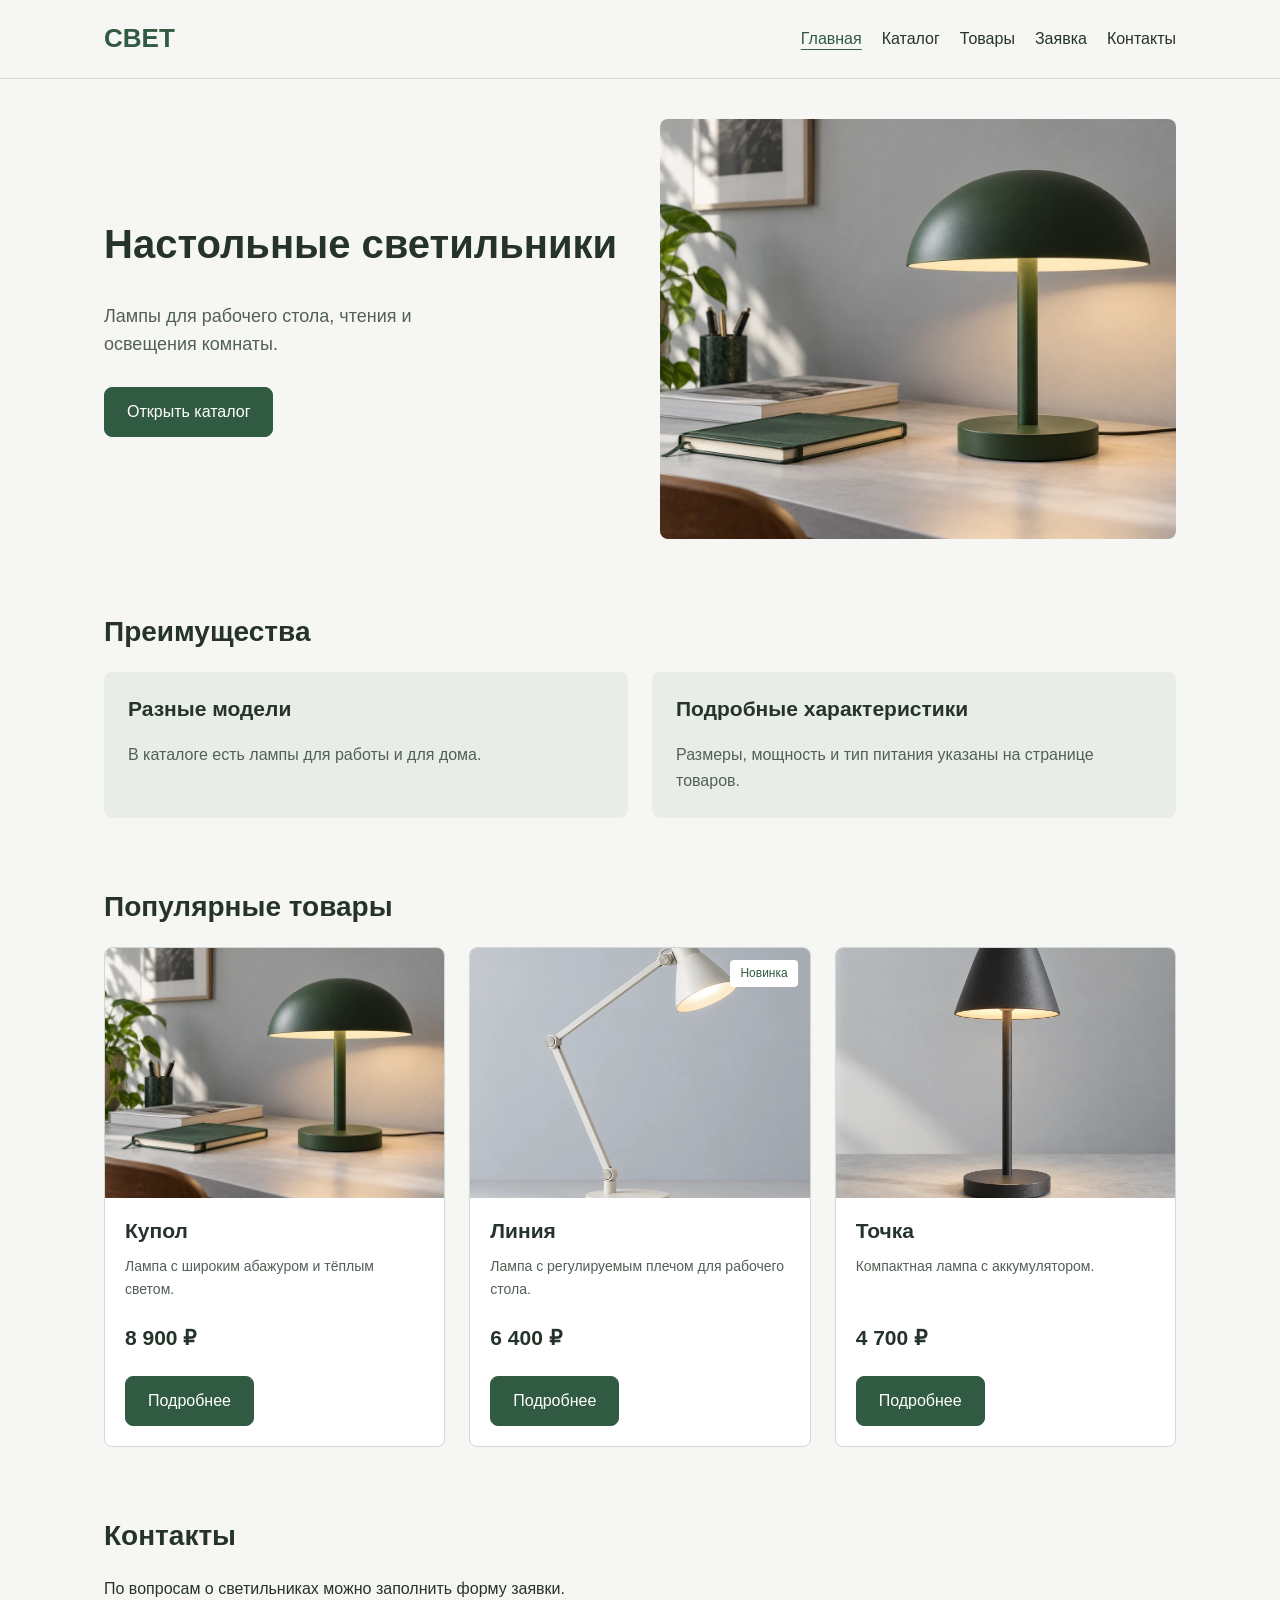
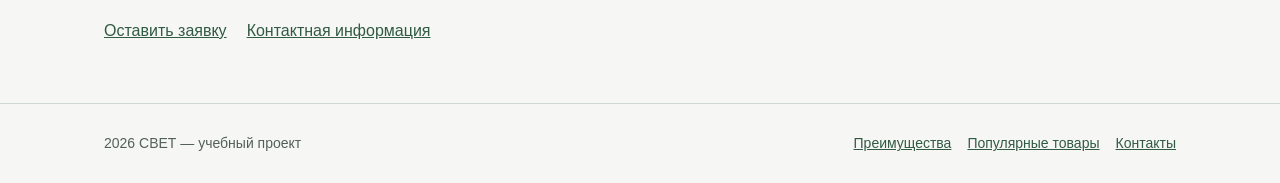
<file: index.html>
<!DOCTYPE html>
<html lang="ru">
  <head>
    <meta charset="UTF-8">
    <meta name="viewport" content="width=device-width, initial-scale=1.0">
    <meta
      name="description"
      content="Магазин настольных светильников. Каталог, характеристики и форма заявки.">
    <title>Главная | СВЕТ</title>
    <link rel="stylesheet" href="css/style.css">
  </head>
  <body>
    <header class="site-header">
      <div class="container site-header__inner">
        <a class="site-header__logo" href="index.html">СВЕТ</a>
        <nav class="site-nav" aria-label="Основная навигация">
          <ul class="site-nav__list">
            <li>
              <a
                class="site-nav__link site-nav__link--active"
                href="index.html"
                aria-current="page"
              >
                Главная
              </a>
            </li>
            <li><a class="site-nav__link" href="catalog.html">Каталог</a></li>
            <li><a class="site-nav__link" href="product.html">Товары</a></li>
            <li><a class="site-nav__link" href="order.html">Заявка</a></li>
            <li><a class="site-nav__link" href="contacts.html">Контакты</a></li>
          </ul>
        </nav>
      </div>
    </header>
    <main class="container">
      <section class="hero" aria-labelledby="hero-title">
        <div>
          <h1 id="hero-title">Настольные светильники</h1>
          <p class="hero__text">Лампы для рабочего стола, чтения и освещения комнаты.</p>
          <a class="button" href="catalog.html">Открыть каталог</a>
        </div>
        <img
          class="hero__image"
          src="images/dome.webp"
          alt="Зелёная настольная лампа рядом с книгами"
          width="1536"
          height="1024">
      </section>
      <section class="section" id="advantages" aria-labelledby="advantages-title">
        <h2 class="section__title" id="advantages-title">Преимущества</h2>
        <div class="advantages">
          <div class="advantages__item">
            <h3>Разные модели</h3>
            <p>В каталоге есть лампы для работы и для дома.</p>
          </div>
          <div class="advantages__item">
            <h3>Подробные характеристики</h3>
            <p>Размеры, мощность и тип питания указаны на странице товаров.</p>
          </div>
        </div>
      </section>
      <section class="section" id="popular" aria-labelledby="popular-title">
        <h2 class="section__title" id="popular-title">Популярные товары</h2>
        <div class="product-grid">
          <article class="product-card">
            <img
              class="product-card__image"
              src="images/dome.webp"
              alt="Зелёная настольная лампа"
              width="900"
              height="900">
            <div class="product-card__body">
              <h3 class="product-card__title">Купол</h3>
              <p class="product-card__description">Лампа с широким абажуром и тёплым светом.</p>
              <p class="product-card__price">8 900 ₽</p>
              <a
                class="button"
                href="product.html#dome"
                aria-label="Подробнее о лампе Купол"
              >
                Подробнее
              </a>
            </div>
          </article>
          <article class="product-card">
            <img
              class="product-card__image"
              src="images/line.webp"
              alt="Белая лампа с регулируемым плечом"
              width="900"
              height="900">
            <span class="product-card__badge">Новинка</span>
            <div class="product-card__body">
              <h3 class="product-card__title">Линия</h3>
              <p class="product-card__description">
                Лампа с регулируемым плечом для рабочего стола.
              </p>
              <p class="product-card__price">6 400 ₽</p>
              <a
                class="button"
                href="product.html#line"
                aria-label="Подробнее о лампе Линия"
              >
                Подробнее
              </a>
            </div>
          </article>
          <article class="product-card">
            <img
              class="product-card__image"
              src="images/point.webp"
              alt="Графитовая настольная лампа"
              width="900"
              height="900">
            <div class="product-card__body">
              <h3 class="product-card__title">Точка</h3>
              <p class="product-card__description">Компактная лампа с аккумулятором.</p>
              <p class="product-card__price">4 700 ₽</p>
              <a
                class="button"
                href="product.html#point"
                aria-label="Подробнее о лампе Точка"
              >
                Подробнее
              </a>
            </div>
          </article>
        </div>
      </section>
      <section class="section" id="contacts" aria-labelledby="contacts-title">
        <h2 class="section__title" id="contacts-title">Контакты</h2>
        <p>По вопросам о светильниках можно заполнить форму заявки.</p>
        <div class="section__links">
          <a href="order.html">Оставить заявку</a>
          <a href="contacts.html">Контактная информация</a>
        </div>
      </section>
    </main>
    <footer class="site-footer">
      <div class="container site-footer__inner">
        <p>2026 СВЕТ — учебный проект</p>
        <nav class="site-footer__links" aria-label="Разделы главной страницы">
          <a href="index.html#advantages">Преимущества</a>
          <a href="index.html#popular">Популярные товары</a>
          <a href="index.html#contacts">Контакты</a>
        </nav>
      </div>
    </footer>
  </body>
</html>
</file>
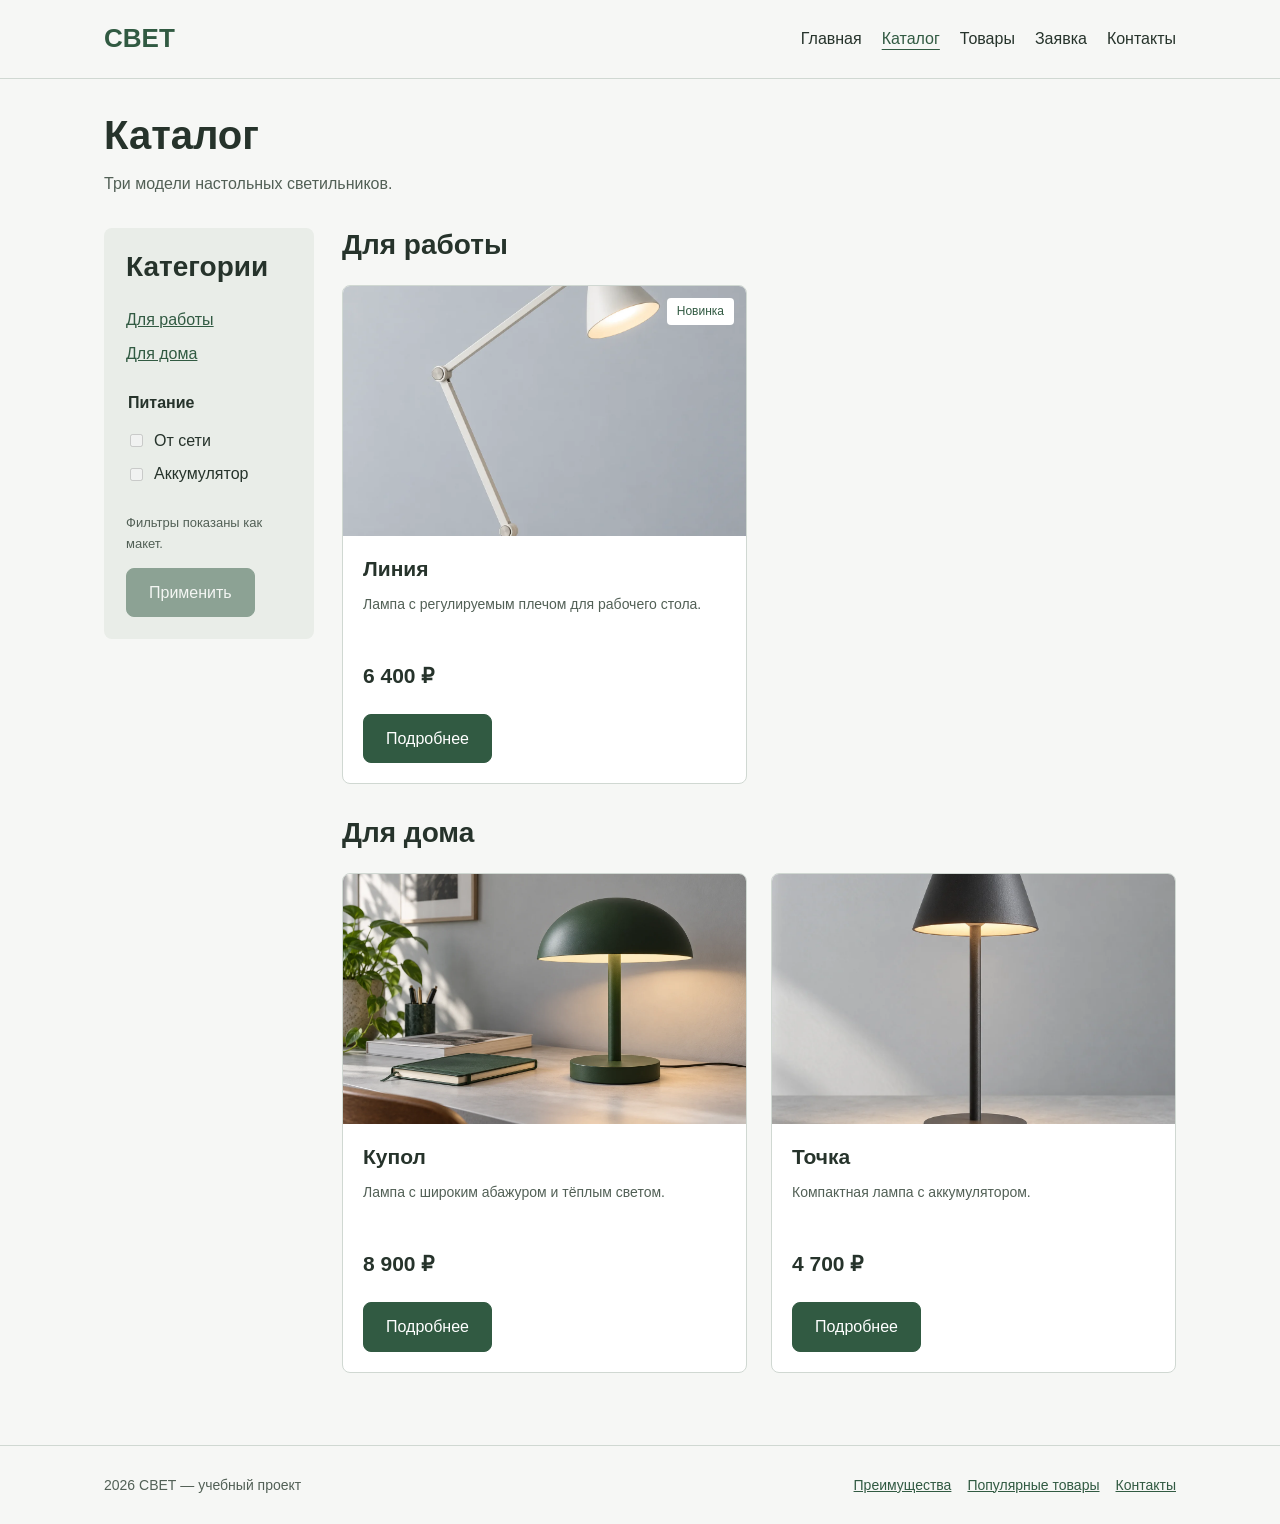
<file: catalog.html>
<!DOCTYPE html>
<html lang="ru">
  <head>
    <meta charset="UTF-8">
    <meta name="viewport" content="width=device-width, initial-scale=1.0">
    <meta
      name="description"
      content="Каталог светильников Купол, Линия и Точка. Категории и статические фильтры.">
    <title>Каталог | СВЕТ</title>
    <link rel="stylesheet" href="css/style.css">
  </head>
  <body>
    <header class="site-header">
      <div class="container site-header__inner">
        <a class="site-header__logo" href="index.html">СВЕТ</a>
        <nav class="site-nav" aria-label="Основная навигация">
          <ul class="site-nav__list">
            <li><a class="site-nav__link" href="index.html">Главная</a></li>
            <li>
              <a
                class="site-nav__link site-nav__link--active"
                href="catalog.html"
                aria-current="page"
              >
                Каталог
              </a>
            </li>
            <li><a class="site-nav__link" href="product.html">Товары</a></li>
            <li><a class="site-nav__link" href="order.html">Заявка</a></li>
            <li><a class="site-nav__link" href="contacts.html">Контакты</a></li>
          </ul>
        </nav>
      </div>
    </header>
    <main class="container">
      <h1 class="page-title">Каталог</h1>
      <p class="page-description">Три модели настольных светильников.</p>
      <div class="catalog">
        <aside class="filter" aria-labelledby="filter-title">
          <h2 id="filter-title">Категории</h2>
          <nav class="filter__links" aria-label="Категории каталога">
            <a href="#work">Для работы</a>
            <a href="#home">Для дома</a>
          </nav>
          <fieldset class="filter__group" disabled>
            <legend>Питание</legend>
            <div class="filter__option">
              <input type="checkbox" id="mains" name="mains">
              <label for="mains">От сети</label>
            </div>
            <div class="filter__option">
              <input type="checkbox" id="battery" name="battery">
              <label for="battery">Аккумулятор</label>
            </div>
          </fieldset>
          <p class="filter__note">Фильтры показаны как макет.</p>
          <button class="button" type="button" disabled>Применить</button>
        </aside>
        <div class="catalog__products">
          <section class="catalog__group" id="work" aria-labelledby="work-title">
            <h2 id="work-title">Для работы</h2>
            <div class="product-grid">
              <article class="product-card">
                <img
                  class="product-card__image"
                  src="images/line.webp"
                  alt="Белая лампа с регулируемым плечом"
                  width="900"
                  height="900">
                <span class="product-card__badge">Новинка</span>
                <div class="product-card__body">
                  <h3 class="product-card__title">Линия</h3>
                  <p class="product-card__description">
                    Лампа с регулируемым плечом для рабочего стола.
                  </p>
                  <p class="product-card__price">6 400 ₽</p>
                  <a
                    class="button"
                    href="product.html#line"
                    aria-label="Подробнее о лампе Линия"
                  >
                    Подробнее
                  </a>
                </div>
              </article>
            </div>
          </section>
          <section class="catalog__group" id="home" aria-labelledby="home-title">
            <h2 id="home-title">Для дома</h2>
            <div class="product-grid">
              <article class="product-card">
                <img
                  class="product-card__image"
                  src="images/dome.webp"
                  alt="Зелёная настольная лампа"
                  width="900"
                  height="900">
                <div class="product-card__body">
                  <h3 class="product-card__title">Купол</h3>
                  <p class="product-card__description">Лампа с широким абажуром и тёплым светом.</p>
                  <p class="product-card__price">8 900 ₽</p>
                  <a
                    class="button"
                    href="product.html#dome"
                    aria-label="Подробнее о лампе Купол"
                  >
                    Подробнее
                  </a>
                </div>
              </article>
              <article class="product-card">
                <img
                  class="product-card__image"
                  src="images/point.webp"
                  alt="Графитовая настольная лампа"
                  width="900"
                  height="900">
                <div class="product-card__body">
                  <h3 class="product-card__title">Точка</h3>
                  <p class="product-card__description">Компактная лампа с аккумулятором.</p>
                  <p class="product-card__price">4 700 ₽</p>
                  <a
                    class="button"
                    href="product.html#point"
                    aria-label="Подробнее о лампе Точка"
                  >
                    Подробнее
                  </a>
                </div>
              </article>
            </div>
          </section>
        </div>
      </div>
    </main>
    <footer class="site-footer">
      <div class="container site-footer__inner">
        <p>2026 СВЕТ — учебный проект</p>
        <nav class="site-footer__links" aria-label="Разделы главной страницы">
          <a href="index.html#advantages">Преимущества</a>
          <a href="index.html#popular">Популярные товары</a>
          <a href="index.html#contacts">Контакты</a>
        </nav>
      </div>
    </footer>
  </body>
</html>
</file>
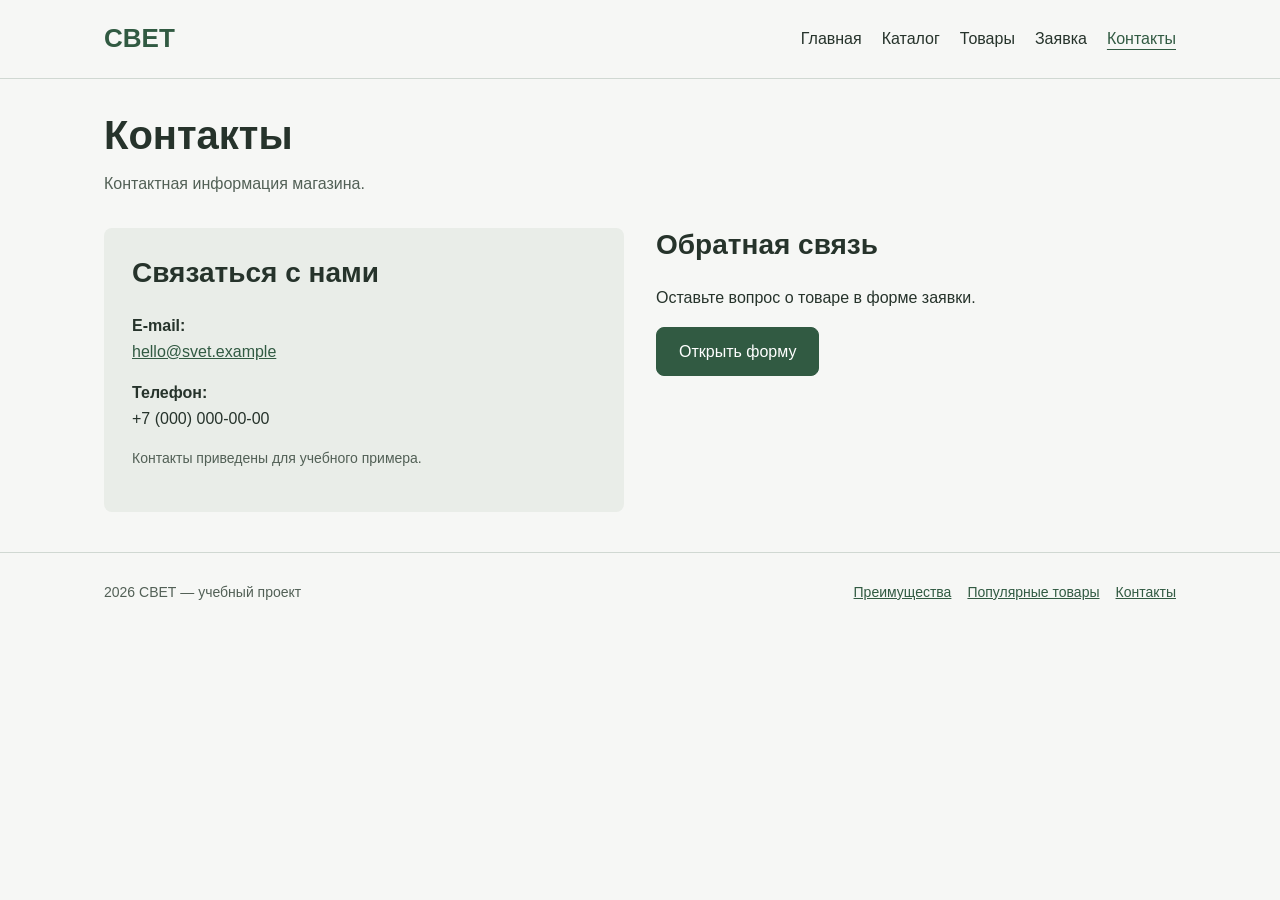
<file: contacts.html>
<!DOCTYPE html>
<html lang="ru">
  <head>
    <meta charset="UTF-8">
    <meta name="viewport" content="width=device-width, initial-scale=1.0">
    <meta
      name="description"
      content="Контактная информация учебного магазина СВЕТ и ссылка на форму заявки.">
    <title>Контакты | СВЕТ</title>
    <link rel="stylesheet" href="css/style.css">
  </head>
  <body>
    <header class="site-header">
      <div class="container site-header__inner">
        <a class="site-header__logo" href="index.html">СВЕТ</a>
        <nav class="site-nav" aria-label="Основная навигация">
          <ul class="site-nav__list">
            <li><a class="site-nav__link" href="index.html">Главная</a></li>
            <li><a class="site-nav__link" href="catalog.html">Каталог</a></li>
            <li><a class="site-nav__link" href="product.html">Товары</a></li>
            <li><a class="site-nav__link" href="order.html">Заявка</a></li>
            <li>
              <a
                class="site-nav__link site-nav__link--active"
                href="contacts.html"
                aria-current="page"
              >
                Контакты
              </a>
            </li>
          </ul>
        </nav>
      </div>
    </header>
    <main class="container">
      <h1 class="page-title">Контакты</h1>
      <p class="page-description">Контактная информация магазина.</p>
      <div class="contacts">
        <section class="contacts__info" aria-labelledby="contacts-info-title">
          <h2 id="contacts-info-title">Связаться с нами</h2>
          <address>
            <p>
              <strong>E-mail:</strong>
              <br>
              <a href="mailto:hello@svet.example">hello@svet.example</a>
            </p>
            <p>
              <strong>Телефон:</strong>
              <br>
              +7 (000) 000-00-00
            </p>
          </address>
          <p class="contacts__note">Контакты приведены для учебного примера.</p>
        </section>
        <section aria-labelledby="feedback-title">
          <h2 id="feedback-title">Обратная связь</h2>
          <p>Оставьте вопрос о товаре в форме заявки.</p>
          <a class="button" href="order.html">Открыть форму</a>
        </section>
      </div>
    </main>
    <footer class="site-footer">
      <div class="container site-footer__inner">
        <p>2026 СВЕТ — учебный проект</p>
        <nav class="site-footer__links" aria-label="Разделы главной страницы">
          <a href="index.html#advantages">Преимущества</a>
          <a href="index.html#popular">Популярные товары</a>
          <a href="index.html#contacts">Контакты</a>
        </nav>
      </div>
    </footer>
  </body>
</html>
</file>
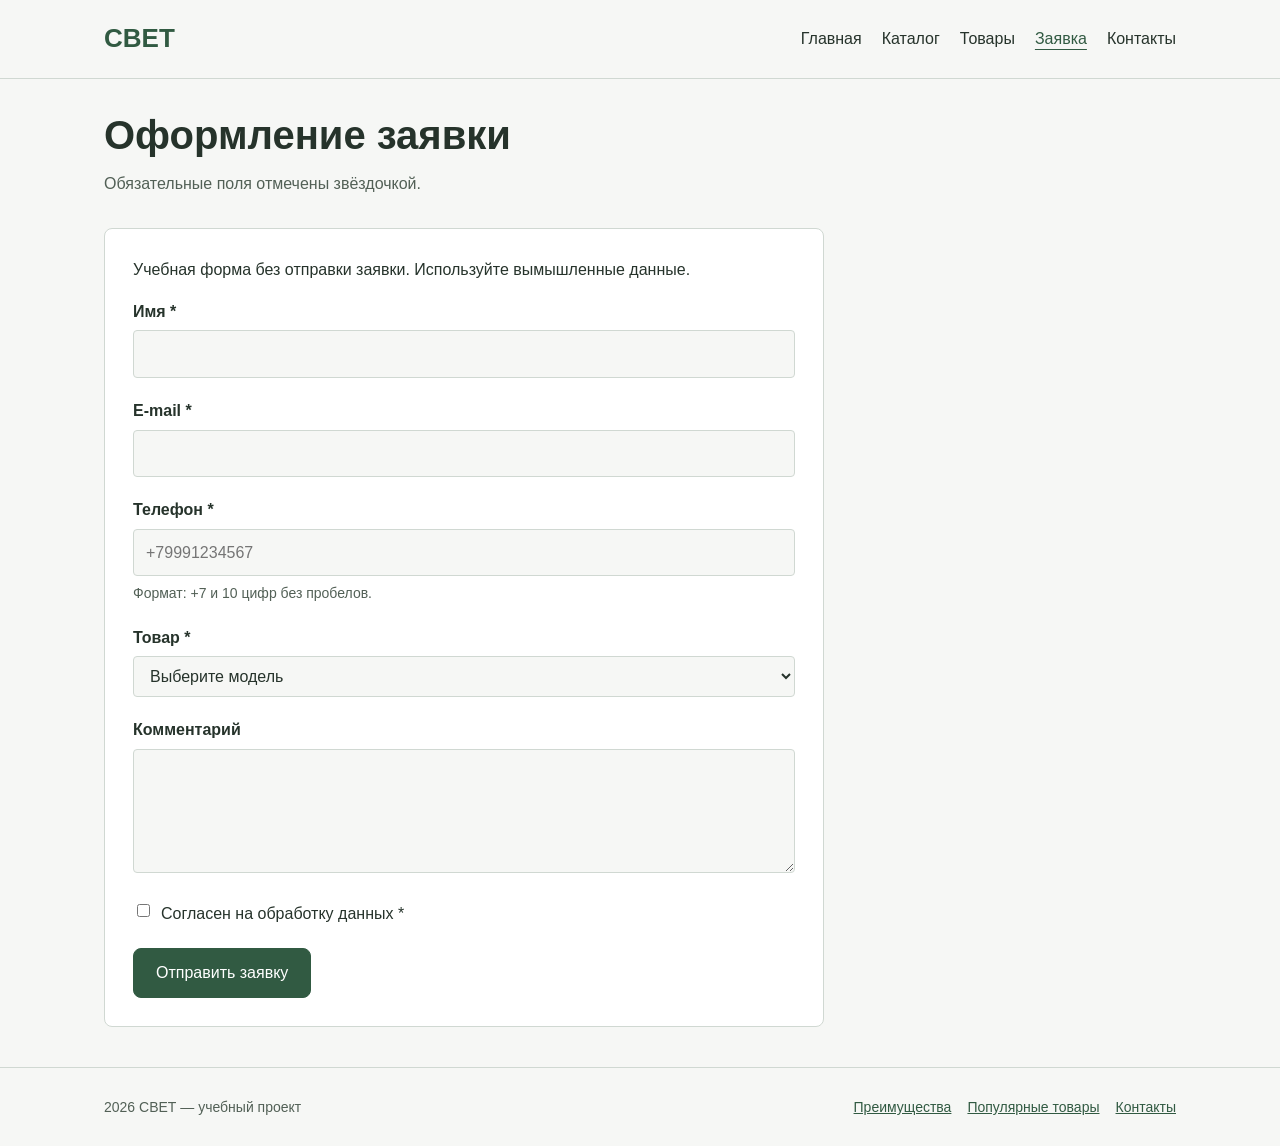
<file: order.html>
<!DOCTYPE html>
<html lang="ru">
  <head>
    <meta charset="UTF-8">
    <meta name="viewport" content="width=device-width, initial-scale=1.0">
    <meta
      name="description"
      content="Форма заявки на светильник: имя, e-mail, телефон, модель и комментарий.">
    <title>Форма заявки | СВЕТ</title>
    <link rel="stylesheet" href="css/style.css">
    <script src="js/main.js" defer></script>
  </head>
  <body>
    <header class="site-header">
      <div class="container site-header__inner">
        <a class="site-header__logo" href="index.html">СВЕТ</a>
        <nav class="site-nav" aria-label="Основная навигация">
          <ul class="site-nav__list">
            <li><a class="site-nav__link" href="index.html">Главная</a></li>
            <li><a class="site-nav__link" href="catalog.html">Каталог</a></li>
            <li><a class="site-nav__link" href="product.html">Товары</a></li>
            <li>
              <a
                class="site-nav__link site-nav__link--active"
                href="order.html"
                aria-current="page"
              >
                Заявка
              </a>
            </li>
            <li><a class="site-nav__link" href="contacts.html">Контакты</a></li>
          </ul>
        </nav>
      </div>
    </header>
    <main class="container">
      <h1 class="page-title">Оформление заявки</h1>
      <p class="page-description">Обязательные поля отмечены звёздочкой.</p>
      <form class="order-form" id="order-form" method="dialog">
        <p>Учебная форма без отправки заявки. Используйте вымышленные данные.</p>
        <div class="order-form__field">
          <label class="order-form__label" for="customer-name">Имя *</label>
          <input class="order-form__input" type="text" id="customer-name" name="name" minlength="2" maxlength="50" pattern=".*\S.*" autocomplete="name" required>
        </div>
        <div class="order-form__field">
          <label class="order-form__label" for="customer-email">E-mail *</label>
          <input class="order-form__input" type="email" id="customer-email" name="email" autocomplete="email" required>
        </div>
        <div class="order-form__field">
          <label class="order-form__label" for="customer-phone">Телефон *</label>
          <input class="order-form__input" type="tel" id="customer-phone" name="phone" inputmode="tel" pattern="\+7[0-9]{10}" placeholder="+79991234567" autocomplete="tel" aria-describedby="phone-hint" required>
          <p class="order-form__hint" id="phone-hint">Формат: +7 и 10 цифр без пробелов.</p>
        </div>
        <div class="order-form__field">
          <label class="order-form__label" for="product">Товар *</label>
          <select class="order-form__input" id="product" name="product" required>
            <option value="">Выберите модель</option>
            <option value="dome">Купол</option>
            <option value="line">Линия</option>
            <option value="point">Точка</option>
          </select>
        </div>
        <div class="order-form__field">
          <label class="order-form__label" for="comment">Комментарий</label>
          <textarea class="order-form__input" id="comment" name="comment" rows="4" maxlength="300"></textarea>
        </div>
        <div class="order-form__consent">
          <input type="checkbox" id="consent" name="consent" value="yes" required>
          <label for="consent">Согласен на обработку данных *</label>
        </div>
        <p class="form-message" id="form-message" role="status" tabindex="-1" hidden>Учебная заявка проверена. Данные не отправлялись.</p>
        <button class="button" type="submit">Отправить заявку</button>
      </form>
    </main>
    <footer class="site-footer">
      <div class="container site-footer__inner">
        <p>2026 СВЕТ — учебный проект</p>
        <nav class="site-footer__links" aria-label="Разделы главной страницы">
          <a href="index.html#advantages">Преимущества</a>
          <a href="index.html#popular">Популярные товары</a>
          <a href="index.html#contacts">Контакты</a>
        </nav>
      </div>
    </footer>
  </body>
</html>
</file>
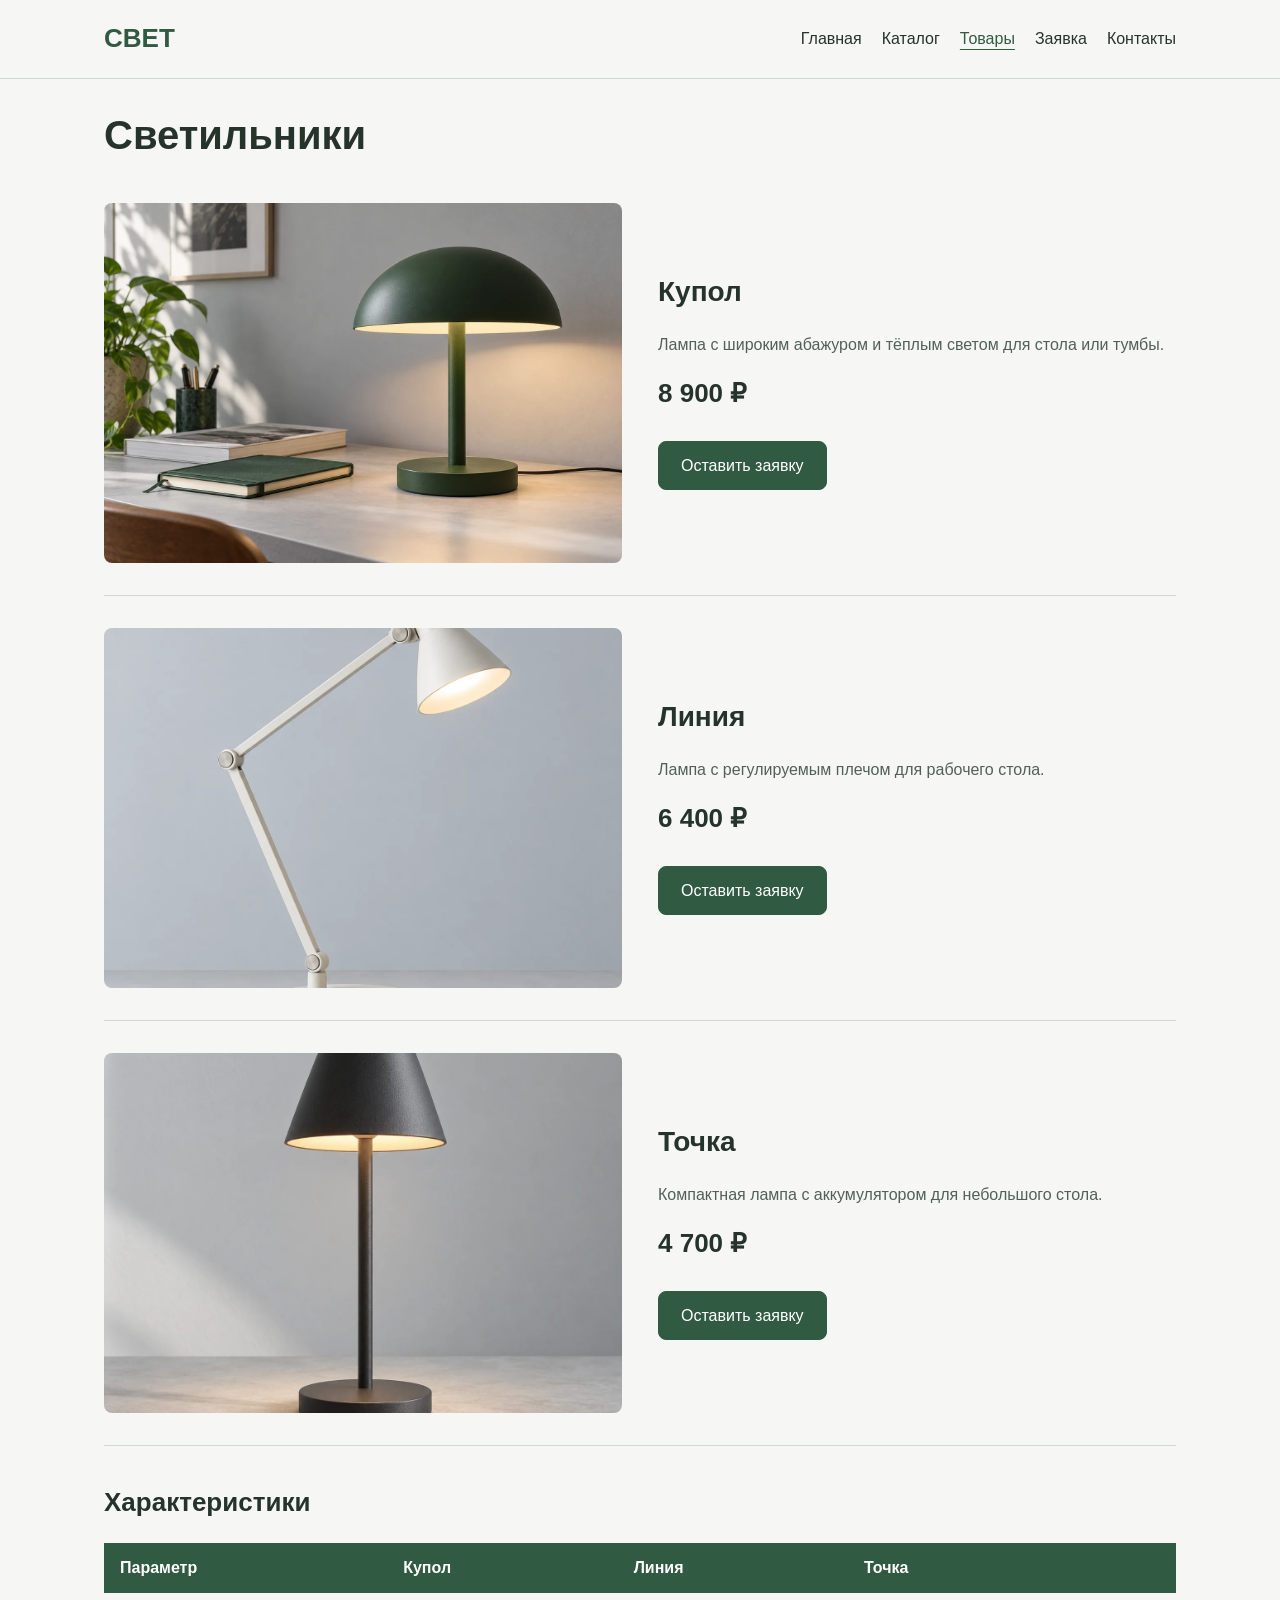
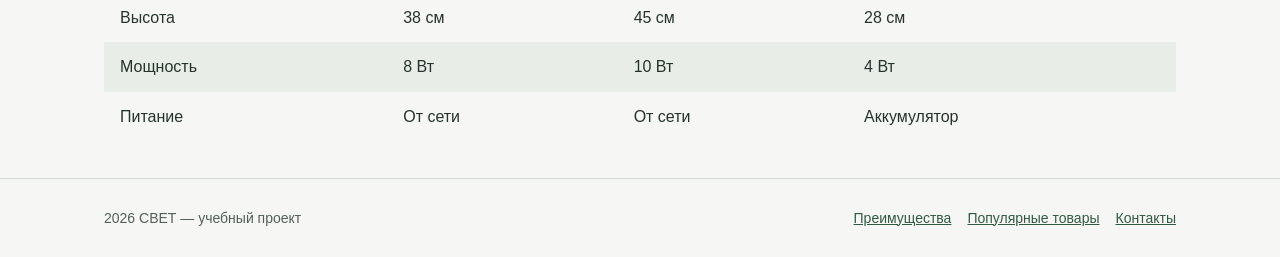
<file: product.html>
<!DOCTYPE html>
<html lang="ru">
  <head>
    <meta charset="UTF-8">
    <meta name="viewport" content="width=device-width, initial-scale=1.0">
    <meta
      name="description"
      content="Описание, цены и таблица характеристик трёх настольных светильников.">
    <title>Описание товаров | СВЕТ</title>
    <link rel="stylesheet" href="css/style.css">
    <script src="js/main.js" defer></script>
  </head>
  <body>
    <header class="site-header">
      <div class="container site-header__inner">
        <a class="site-header__logo" href="index.html">СВЕТ</a>
        <nav class="site-nav" aria-label="Основная навигация">
          <ul class="site-nav__list">
            <li><a class="site-nav__link" href="index.html">Главная</a></li>
            <li><a class="site-nav__link" href="catalog.html">Каталог</a></li>
            <li>
              <a
                class="site-nav__link site-nav__link--active"
                href="product.html"
                aria-current="page"
              >
                Товары
              </a>
            </li>
            <li><a class="site-nav__link" href="order.html">Заявка</a></li>
            <li><a class="site-nav__link" href="contacts.html">Контакты</a></li>
          </ul>
        </nav>
      </div>
    </header>
    <main class="container">
      <h1 class="page-title">Светильники</h1>
      <article class="product" id="dome" aria-labelledby="dome-title">
        <img
          class="product__image"
          src="images/dome.webp"
          alt="Зелёная настольная лампа"
          width="900"
          height="900">
        <div>
          <h2 id="dome-title">Купол</h2>
          <p class="product__description">Лампа с широким абажуром и тёплым светом для стола или тумбы.</p>
          <p class="product__price">8 900 ₽</p>
          <button class="button" type="button" id="open-modal">Оставить заявку</button>
        </div>
      </article>
      <article class="product" id="line" aria-labelledby="line-title">
        <img
          class="product__image"
          src="images/line.webp"
          alt="Белая лампа с регулируемым плечом"
          width="900"
          height="900">
        <div>
          <h2 id="line-title">Линия</h2>
          <p class="product__description">Лампа с регулируемым плечом для рабочего стола.</p>
          <p class="product__price">6 400 ₽</p>
          <a class="button" href="order.html">Оставить заявку</a>
        </div>
      </article>
      <article class="product" id="point" aria-labelledby="point-title">
        <img
          class="product__image"
          src="images/point.webp"
          alt="Графитовая настольная лампа"
          width="900"
          height="900">
        <div>
          <h2 id="point-title">Точка</h2>
          <p class="product__description">Компактная лампа с аккумулятором для небольшого стола.</p>
          <p class="product__price">4 700 ₽</p>
          <a class="button" href="order.html">Оставить заявку</a>
        </div>
      </article>
      <section
        class="section table-wrap"
        id="specifications"
        tabindex="0"
        aria-label="Характеристики светильников"
      >
        <table class="spec-table">
          <caption>Характеристики</caption>
          <thead>
            <tr>
              <th scope="col">Параметр</th>
              <th scope="col">Купол</th>
              <th scope="col">Линия</th>
              <th scope="col">Точка</th>
            </tr>
          </thead>
          <tbody>
            <tr>
              <th scope="row">Высота</th>
              <td>38 см</td>
              <td>45 см</td>
              <td>28 см</td>
            </tr>
            <tr>
              <th scope="row">Мощность</th>
              <td>8 Вт</td>
              <td>10 Вт</td>
              <td>4 Вт</td>
            </tr>
            <tr>
              <th scope="row">Питание</th>
              <td>От сети</td>
              <td>От сети</td>
              <td>Аккумулятор</td>
            </tr>
          </tbody>
        </table>
      </section>
      <dialog class="modal" id="order-modal" aria-labelledby="modal-title">
        <h2 id="modal-title">Заявка на светильник</h2>
        <p>В форме выберите модель и укажите контактные данные.</p>
        <div class="modal__actions">
          <a class="button" href="order.html">Перейти к форме</a>
          <button class="button" type="button" id="close-modal">Закрыть</button>
        </div>
      </dialog>
    </main>
    <footer class="site-footer">
      <div class="container site-footer__inner">
        <p>2026 СВЕТ — учебный проект</p>
        <nav class="site-footer__links" aria-label="Разделы главной страницы">
          <a href="index.html#advantages">Преимущества</a>
          <a href="index.html#popular">Популярные товары</a>
          <a href="index.html#contacts">Контакты</a>
        </nav>
      </div>
    </footer>
  </body>
</html>
</file>
<file: css/style.css>
/* Общие цвета и размеры */
:root {
  --color-bg: #f6f7f5;
  --color-text: #26332b;
  --color-muted: #526056;
  --color-primary: #315a42;
  --color-primary-dark: #23432f;
  --color-border: #d0d8d2;
  --color-light: #e9ede8;
  --radius: 8px;
}

* { box-sizing: border-box; }
html { scroll-padding-top: 90px; }
body {
  margin: 0;
  color: var(--color-text);
  background: var(--color-bg);
  font-family: "Segoe UI", Arial, sans-serif;
  line-height: 1.6;
}
h1, h2, h3, p { margin-top: 0; }
h1, h2, h3 { line-height: 1.2; }
h1 { font-size: 40px; }
h2 { font-size: 28px; }
h3 { font-size: 21px; }
a { color: var(--color-primary); }
a:hover { color: var(--color-primary-dark); }
img { display: block; max-width: 100%; }
button, input, select, textarea { font: inherit; }
:focus-visible { outline: 3px solid var(--color-primary); outline-offset: 3px; }
.container { max-width: 1120px; margin: 0 auto; padding: 0 24px; }

/* Шапка и навигация */
.site-header {
  position: sticky;
  top: 0;
  z-index: 10;
  border-bottom: 1px solid var(--color-border);
  background: var(--color-bg);
}
.site-header__inner {
  display: flex;
  align-items: center;
  justify-content: space-between;
  gap: 24px;
  padding-top: 18px;
  padding-bottom: 18px;
}
.site-header__logo { color: var(--color-primary); font-size: 26px; font-weight: 700; text-decoration: none; }
.site-nav__list { display: flex; flex-wrap: wrap; gap: 20px; margin: 0; padding: 0; list-style: none; }
.site-nav__link { color: var(--color-text); text-decoration: none; }
.site-nav__link:hover, .site-nav__link--active { color: var(--color-primary); text-decoration: underline; text-underline-offset: 5px; }

/* Кнопки */
.button {
  display: inline-block;
  padding: 11px 22px;
  border: 1px solid var(--color-primary);
  border-radius: var(--radius);
  color: white;
  background: var(--color-primary);
  text-align: center;
  text-decoration: none;
  cursor: pointer;
}
.button:hover { color: white; background: var(--color-primary-dark); }
.button:disabled { opacity: 0.5; cursor: not-allowed; }

/* Главная страница */
.hero {
  display: grid;
  grid-template-columns: repeat(2, minmax(0, 1fr));
  align-items: center;
  gap: 40px;
  padding-top: 40px;
  padding-bottom: 40px;
}
.hero__text { max-width: 400px; margin-bottom: 28px; color: var(--color-muted); font-size: 18px; }
.hero__image { width: 100%; height: 420px; object-fit: cover; border-radius: var(--radius); }
.section { padding: 36px 0; }
.section__title { margin-bottom: 24px; }
.section__links { display: flex; flex-wrap: wrap; gap: 20px; margin-bottom: 24px; }
.advantages { display: grid; grid-template-columns: repeat(2, minmax(0, 1fr)); gap: 24px; }
.advantages__item { padding: 24px; background: var(--color-light); border-radius: var(--radius); }
.advantages__item p { margin-bottom: 0; color: var(--color-muted); }

/* Карточки товаров */
.product-grid { display: grid; grid-template-columns: repeat(3, minmax(0, 1fr)); gap: 24px; }
.product-card {
  position: relative;
  overflow: hidden;
  border: 1px solid var(--color-border);
  border-radius: var(--radius);
  background: white;
}
.product-card:hover { border-color: var(--color-primary); }
.product-card__image { width: 100%; height: 250px; object-fit: cover; }
.product-card__body { padding: 20px; }
.product-card__title { margin-bottom: 12px; }
.product-card__description { min-height: 52px; font-size: 14px; color: var(--color-muted); }
.product-card__price { font-size: 21px; font-weight: 600; }
.product-card__badge { position: absolute; top: 12px; right: 12px; padding: 4px 10px; border-radius: 4px; background: white; color: var(--color-primary); font-size: 12px; }

/* Каталог */
.page-title { margin: 32px 0 12px; }
.page-description { margin-bottom: 32px; color: var(--color-muted); }
.catalog { display: grid; grid-template-columns: 210px minmax(0, 1fr); gap: 28px; padding-bottom: 40px; }
.catalog__products { min-width: 0; }
.catalog__products .product-grid { grid-template-columns: repeat(2, minmax(0, 1fr)); }
.catalog__group { margin-bottom: 32px; }
.filter { align-self: start; padding: 22px; border-radius: var(--radius); background: var(--color-light); }
.filter__links { display: flex; flex-direction: column; gap: 8px; margin-bottom: 24px; }
.filter__group { padding: 0; margin: 0 0 18px; border: 0; }
.filter__group legend { margin-bottom: 12px; font-weight: 600; }
.filter__option { display: flex; align-items: center; gap: 8px; margin-bottom: 8px; }
.filter__note { font-size: 13px; color: var(--color-muted); }

/* Страница товаров и таблица */
.product { display: grid; grid-template-columns: repeat(2, minmax(0, 1fr)); align-items: center; gap: 36px; padding: 32px 0; border-bottom: 1px solid var(--color-border); }
.product__image { width: 100%; height: 360px; object-fit: cover; border-radius: var(--radius); }
.product__description { color: var(--color-muted); }
.product__price { font-size: 26px; font-weight: 600; }
.table-wrap { overflow-x: auto; }
.spec-table { width: 100%; min-width: 600px; border-collapse: collapse; text-align: left; }
.spec-table caption { margin-bottom: 20px; text-align: left; font-size: 26px; font-weight: 600; }
.spec-table th, .spec-table td { padding: 12px 16px; }
.spec-table thead { color: white; background: var(--color-primary); }
.spec-table tbody tr:nth-child(even) { background: var(--color-light); }
.spec-table tbody th { font-weight: 500; }

/* Форма заявки */
.order-form { max-width: 720px; margin-bottom: 40px; padding: 28px; border: 1px solid var(--color-border); border-radius: var(--radius); background: white; }
.order-form__field { margin-bottom: 20px; }
.order-form__label { display: block; margin-bottom: 6px; font-weight: 600; }
.order-form__input { width: 100%; padding: 10px 12px; border: 1px solid var(--color-border); border-radius: 4px; background: var(--color-bg); color: var(--color-text); }
.order-form__input:hover { border-color: var(--color-primary); }
.order-form__consent { display: flex; align-items: flex-start; gap: 8px; margin-bottom: 22px; }
.order-form textarea { min-height: 110px; resize: vertical; }
.order-form__hint { margin: 6px 0 0; color: var(--color-muted); font-size: 14px; }
.form-message { padding: 16px; border-radius: var(--radius); background: var(--color-light); }

/* Контакты и модальное окно */
.contacts { display: grid; grid-template-columns: repeat(2, minmax(0, 1fr)); gap: 32px; padding-bottom: 40px; }
.contacts__info { padding: 28px; border-radius: var(--radius); background: var(--color-light); }
.contacts__info address { font-style: normal; }
.contacts__note { color: var(--color-muted); font-size: 14px; }
.modal { width: 440px; max-width: 90%; padding: 28px; border: 1px solid var(--color-border); border-radius: var(--radius); color: var(--color-text); background: white; }
.modal::backdrop { background: rgba(0, 0, 0, 0.5); }
.modal__actions { display: flex; flex-wrap: wrap; gap: 12px; }

/* Подвал */
.site-footer { padding: 28px 0; border-top: 1px solid var(--color-border); }
.site-footer__inner { display: flex; flex-wrap: wrap; justify-content: space-between; gap: 20px; }
.site-footer__inner p { margin-bottom: 0; font-size: 14px; color: var(--color-muted); }
.site-footer__links { display: flex; flex-wrap: wrap; gap: 16px; font-size: 14px; }

/* На планшете карточки идут в две колонки, крупные блоки — в одну. */
@media (max-width: 860px) {
  .hero, .product, .contacts { grid-template-columns: minmax(0, 1fr); }
  .product-grid { grid-template-columns: repeat(2, minmax(0, 1fr)); }
  .catalog { grid-template-columns: 180px minmax(0, 1fr); gap: 24px; }
  .hero__image { height: 360px; }
}

/* На телефоне меню переносится, фильтры и карточки занимают всю ширину. */
@media (max-width: 640px) {
  html { scroll-padding-top: 170px; }
  h1 { font-size: 32px; }
  .container { padding-inline: 16px; }
  .site-header__inner { flex-direction: column; align-items: flex-start; gap: 12px; }
  .site-nav__list { gap: 8px 16px; }
  .hero { gap: 24px; padding-block: 28px; }
  .hero__image { height: 300px; }
  .advantages, .product-grid, .catalog, .catalog__products .product-grid {
    grid-template-columns: minmax(0, 1fr);
  }
  .section { padding-block: 28px; }
  .product { gap: 24px; }
  .product__image { height: 300px; }
  .order-form { padding: 20px; }
}
</file>
